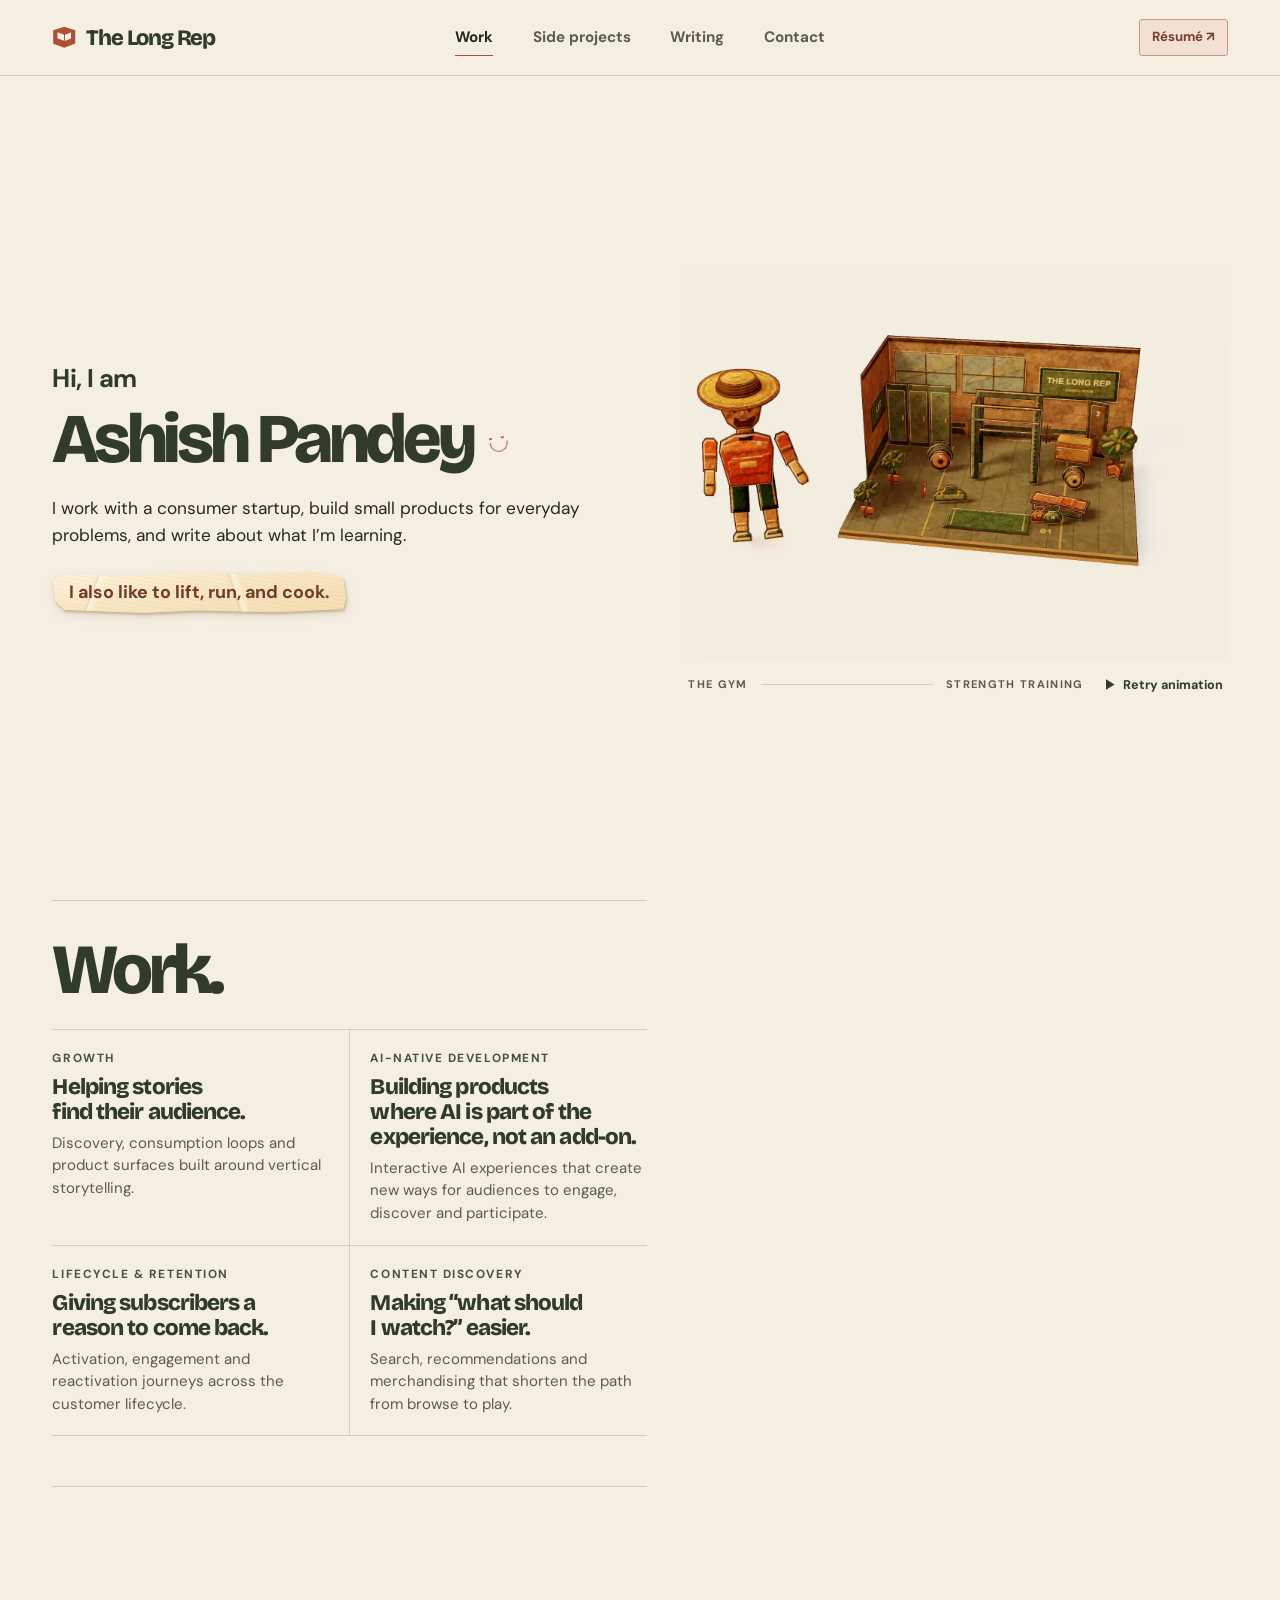
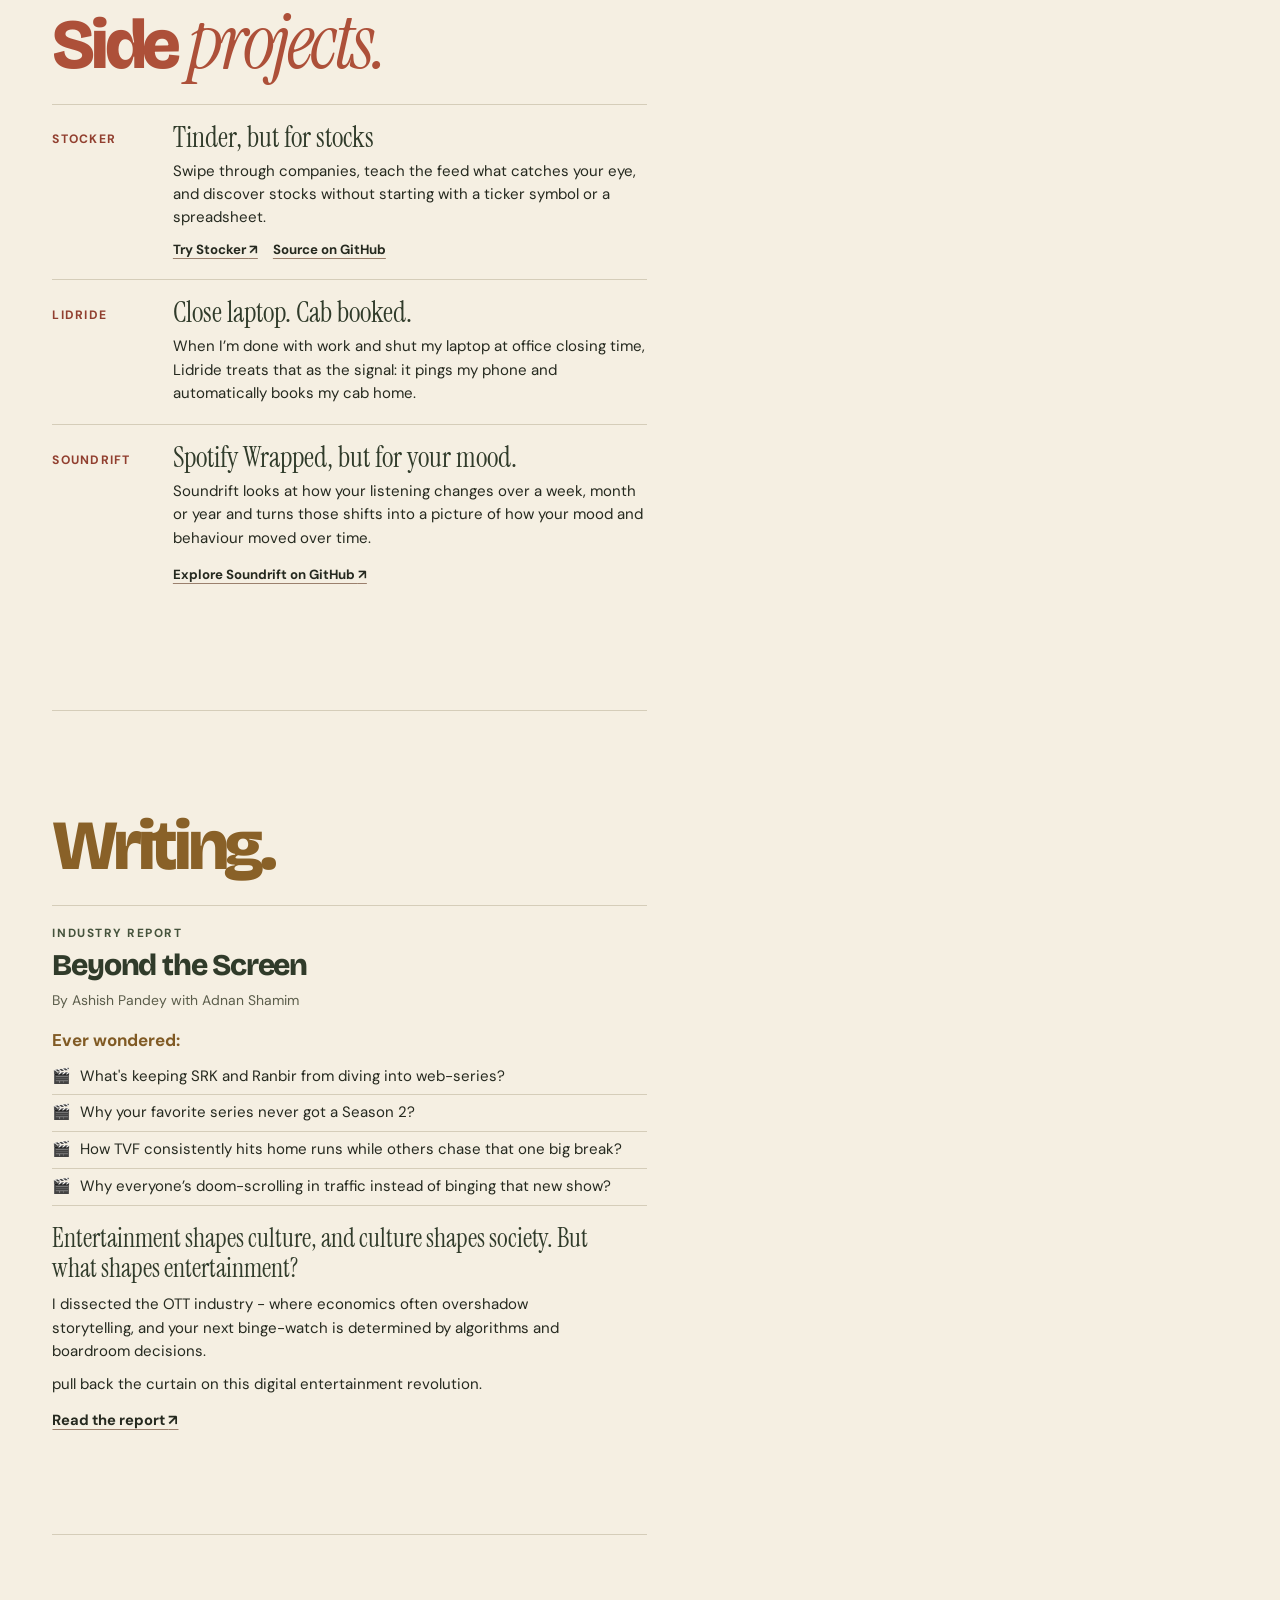
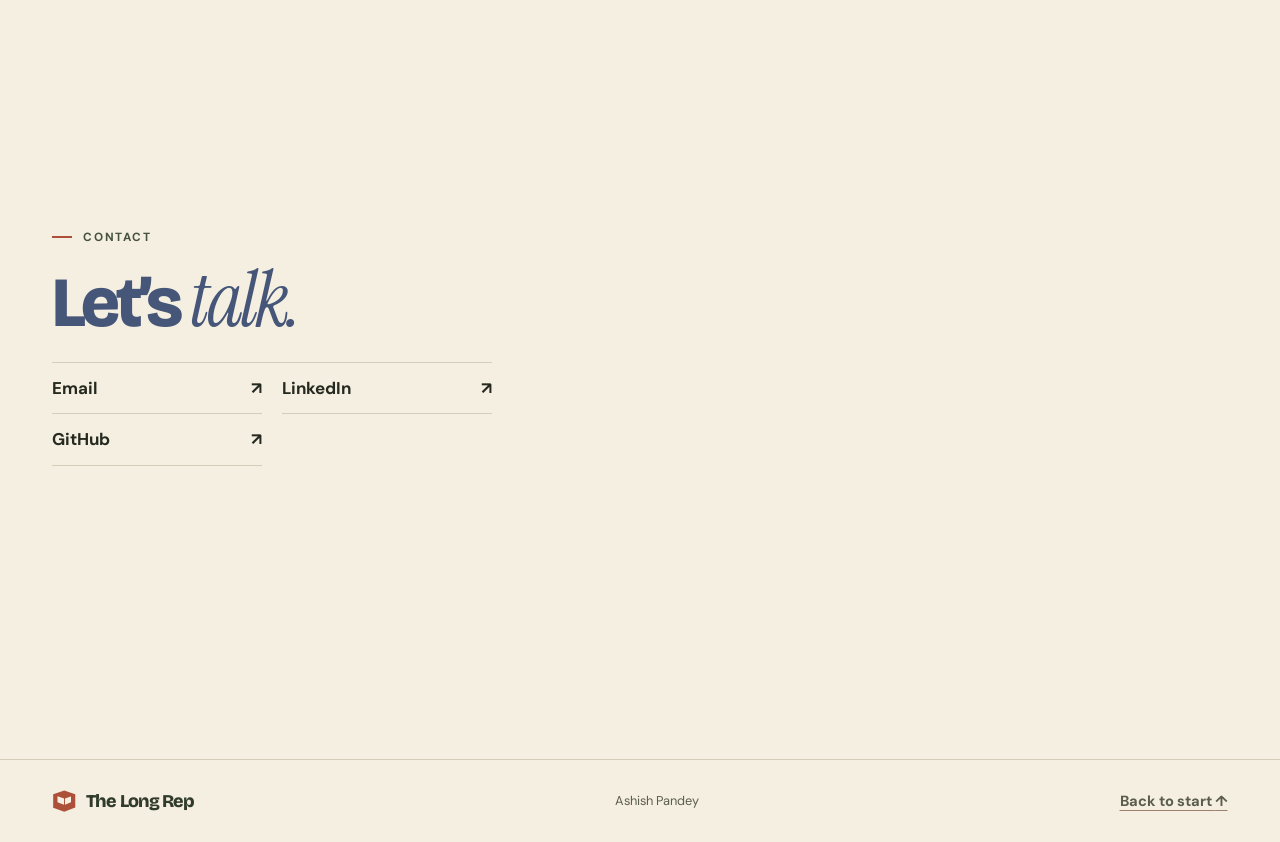
<file: index.html>
<!doctype html>
<html lang="en">
<head>
  <meta charset="utf-8">
  <meta name="viewport" content="width=device-width, initial-scale=1">
  <meta name="robots" content="noindex, nofollow">
  <meta name="description" content="Ashish Pandey’s personal site. Explore his product work, side projects, writing, and ways to get in touch.">
  <meta name="theme-color" content="#f5efe2">
  <title>The Long Rep · Ashish Pandey</title>
  <link rel="icon" href="data:,">
  <link rel="preload" href="/stills/opener.webp" as="image">
  <link rel="stylesheet" href="/style.css">
  <script src="/story.js" type="module"></script>
</head>
<body class="portfolio">
  <a class="skip" href="#start">Skip to content</a>
  <header class="masthead portfolio-header">
    <a class="wordmark" href="#start" aria-label="The Long Rep, start"><i class="mark" aria-hidden="true"></i><span>The Long Rep</span></a>
    <nav class="main-nav" aria-label="Portfolio">
      <a href="#work" data-nav="work">Work</a>
      <a href="#projects" data-nav="projects">Side projects</a>
      <a href="#writing" data-nav="writing">Writing</a>
      <a href="#contact" data-nav="contact">Contact</a>
    </nav>
    <a class="resume" href="https://drive.google.com/file/d/1PZpfttlCjkLuF0fr5GtljJQ8x8BJUtX9/view?usp=sharing" target="_blank" rel="noopener">Résumé <span aria-hidden="true">↗</span></a>
  </header>
  <main class="story" id="story">
    <aside class="stage" aria-label="Workout animation">
      <div class="stage-mat" data-world="arrival" aria-hidden="true">
        <div class="scene-window">
          <div class="scene-video-layer">
            <img class="stage-poster" src="/stills/opener.webp" width="900" height="650" alt="" fetchpriority="high">
          </div>
        </div>
        <span class="speech" hidden><span></span></span>
      </div>
      <div class="stage-controls">
        <div class="stage-caption" aria-hidden="true"><span class="chapter-place">The gym</span><span class="caption-line"></span><span class="chapter-action">The workout begins</span></div>
        <button class="watch-intro" type="button"><i class="play-icon" aria-hidden="true"></i><span>Watch the workout</span></button>
      </div>
    </aside>
    <div class="chapters">
      <section class="chapter opening" id="start" data-group="work" tabindex="-1" aria-labelledby="name">
        <div class="writeup">
          <div class="intro">
            <h1 id="name"><span class="intro-greeting">Hi, I am</span> <span class="intro-name">Ashish Pandey <span class="intro-smile">:)</span></span></h1>
            <p class="lead">I work with a consumer startup, build small products for everyday problems, and write about what I’m learning.</p>
            <p class="fitness-line"><span>I also like to lift, run, and cook.</span></p>
            <p class="sr-only">Have a look, I will get a workout in.</p>
          </div>
          <div class="work" id="work" tabindex="-1">
            <div class="chapter-heading"><h2 id="work-title">Work.</h2></div>
            <div class="work-areas">
              <article class="entry" aria-labelledby="growth-title">
                <p class="kicker">Growth</p>
                <h3 id="growth-title">Helping stories find their audience.</h3>
                <p>Discovery, consumption loops and product surfaces built around vertical storytelling.</p>
              </article>
              <article class="entry" id="ai-companions" tabindex="-1" aria-labelledby="ai-native-title">
                <p class="kicker">AI-native development</p>
                <h3 id="ai-native-title">Building products where AI is part of the experience, not an add-on.</h3>
                <p>Interactive AI experiences that create new ways for audiences to engage, discover and participate.</p>
              </article>
              <article class="entry" aria-labelledby="retention-title">
                <p class="kicker">Lifecycle &amp; retention</p>
                <h3 id="retention-title">Giving subscribers a reason to come back.</h3>
                <p>Activation, engagement and reactivation journeys across the customer lifecycle.</p>
              </article>
              <article class="entry" aria-labelledby="discovery-title">
                <p class="kicker">Content discovery</p>
                <h3 id="discovery-title">Making “what should I watch?” easier.</h3>
                <p>Search, recommendations and merchandising that shorten the path from browse to play.</p>
              </article>
            </div>
          </div>
        </div>
      </section>
      <section class="chapter projects" id="projects" data-group="projects" tabindex="-1" aria-labelledby="projects-title">
        <div class="writeup">
          <div class="chapter-heading"><h2 id="projects-title">Side <em>projects.</em></h2></div>
          <div class="entries">
            <article class="entry" aria-labelledby="stocker-title">
              <h3 id="stocker-title">STOCKER</h3>
              <div class="project-copy">
                <p class="project-tagline">Tinder, but for stocks</p>
                <p>Swipe through companies, teach the feed what catches your eye, and discover stocks without starting with a ticker symbol or a spreadsheet.</p>
                <div class="actions"><a class="text-link" href="https://stocker.buzz/" target="_blank" rel="noopener">Try Stocker <span aria-hidden="true">↗</span></a><a class="text-link" href="https://github.com/ASHISH-KUMAR-PANDEY/stocker" target="_blank" rel="noopener">Source on GitHub</a></div>
              </div>
            </article>
            <article class="entry" id="lidride" tabindex="-1" aria-labelledby="lidride-title">
              <h3 id="lidride-title">LIDRIDE</h3>
              <div class="project-copy">
                <p class="project-tagline">Close laptop. Cab booked.</p>
                <p>When I’m done with work and shut my laptop at office closing time, Lidride treats that as the signal: it pings my phone and automatically books my cab home.</p>
              </div>
            </article>
            <article class="entry" id="soundrift" tabindex="-1" aria-labelledby="soundrift-title">
              <h3 id="soundrift-title">SOUNDRIFT</h3>
              <div class="project-copy">
                <p class="project-tagline">Spotify Wrapped, but for your mood.</p>
                <p>Soundrift looks at how your listening changes over a week, month or year and turns those shifts into a picture of how your mood and behaviour moved over time.</p>
                <a class="text-link" href="https://github.com/ASHISH-KUMAR-PANDEY/soundrift" target="_blank" rel="noopener">Explore Soundrift on GitHub <span aria-hidden="true">↗</span></a>
              </div>
            </article>
          </div>
        </div>
        <p class="sr-only">time for some VO2maxxing</p>
      </section>
      <section class="chapter writing" id="writing" data-group="writing" tabindex="-1" aria-labelledby="writing-title">
        <div class="writeup">
          <div class="chapter-heading"><h2 id="writing-title">Writing.</h2></div>
          <article class="entry" aria-labelledby="report-title">
            <p class="kicker">Industry report</p>
            <h3 id="report-title">Beyond the Screen</h3>
            <p class="byline">By Ashish Pandey with Adnan Shamim</p>
            <p class="report-prompt" id="report-prompt">Ever wondered:</p>
            <ul class="report-questions" role="list" aria-labelledby="report-prompt">
              <li><span aria-hidden="true">🎬</span> <span>What's keeping SRK and Ranbir from diving into web-series?</span></li>
              <li><span aria-hidden="true">🎬</span> <span>Why your favorite series never got a Season 2?</span></li>
              <li><span aria-hidden="true">🎬</span> <span>How TVF consistently hits home runs while others chase that one big break?</span></li>
              <li><span aria-hidden="true">🎬</span> <span>Why everyone’s doom-scrolling in traffic instead of binging that new show?</span></li>
            </ul>
            <div class="report-copy">
              <p class="report-lead">Entertainment shapes culture, and culture shapes society. But what shapes entertainment?</p>
              <p>I dissected the OTT industry - where economics often overshadow storytelling, and your next binge-watch is determined by algorithms and boardroom decisions.</p>
              <p>pull back the curtain on this digital entertainment revolution.</p>
            </div>
            <a class="text-link" href="https://ott-report.super.site/" target="_blank" rel="noopener">Read the report <span aria-hidden="true">↗</span></a>
          </article>
        </div>
        <p class="sr-only">time to get that protein in</p>
      </section>
      <section class="chapter contact" id="contact" data-group="contact" tabindex="-1" aria-labelledby="contact-title">
        <div class="writeup">
          <div class="chapter-heading">
            <p class="kicker"><span class="kicker-rule" aria-hidden="true"></span> Contact</p>
            <h2 id="contact-title">Let’s <em>talk.</em></h2>
          </div>
          <div class="contact-links">
            <a href="mailto:ashishkumarpandey2000@gmail.com">Email <span aria-hidden="true">↗</span></a>
            <a href="https://www.linkedin.com/in/ashish-pandey-15042000/" target="_blank" rel="noopener">LinkedIn <span aria-hidden="true">↗</span></a>
            <a href="https://github.com/ASHISH-KUMAR-PANDEY" target="_blank" rel="noopener">GitHub <span aria-hidden="true">↗</span></a>
          </div>
        </div>
        <p class="sr-only">tough one. lets workout together</p>
      </section>
    </div>
  </main>
  <footer class="foot">
    <a class="wordmark" href="#start"><i class="mark" aria-hidden="true"></i><span>The Long Rep</span></a>
    <span>Ashish Pandey</span>
    <a class="text-link" href="#start">Back to start <span aria-hidden="true">↑</span></a>
  </footer>
</body>
</html>
</file>
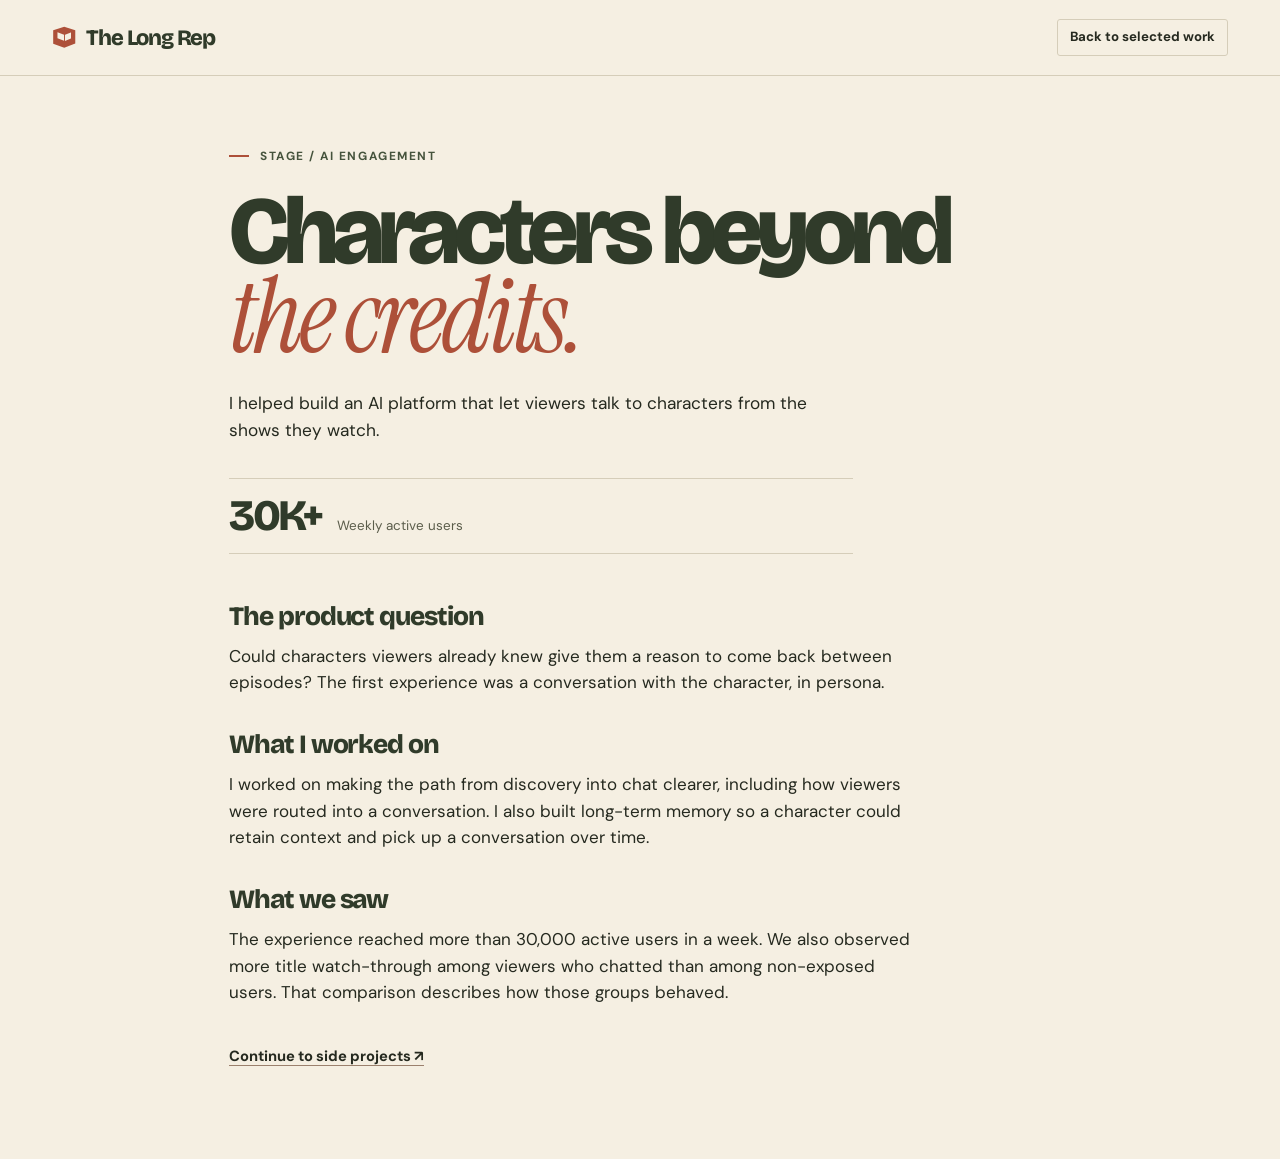
<file: work/ai-companions/index.html>
<!doctype html>
<html lang="en">
<head>
  <meta charset="utf-8">
  <meta name="viewport" content="width=device-width, initial-scale=1">
  <meta name="robots" content="noindex, nofollow">
  <meta name="description" content="Ashish Pandey’s case study on building AI character companions for a streaming audience.">
  <title>AI Character Companions · The Long Rep</title>
  <link rel="icon" href="data:,">
  <link rel="stylesheet" href="/style.css">
</head>
<body class="case-page">
  <header class="masthead">
    <a class="wordmark" href="/"><i class="mark" aria-hidden="true"></i>The Long Rep</a>
    <a class="resume" href="/#ai-companions">Back to selected work</a>
  </header>
  <main class="case-content">
    <p class="kicker"><span class="kicker-rule" aria-hidden="true"></span> STAGE / AI engagement</p>
    <h1>Characters beyond <em>the credits.</em></h1>
    <p class="lead">I helped build an AI platform that let viewers talk to characters from the shows they watch.</p>
    <div class="result"><strong>30K+</strong><span>Weekly active users</span></div>
    <div class="case-body">
      <h2>The product question</h2>
      <p>Could characters viewers already knew give them a reason to come back between episodes? The first experience was a conversation with the character, in persona.</p>
      <h2>What I worked on</h2>
      <p>I worked on making the path from discovery into chat clearer, including how viewers were routed into a conversation. I also built long-term memory so a character could retain context and pick up a conversation over time.</p>
      <h2>What we saw</h2>
      <p>The experience reached more than 30,000 active users in a week. We also observed more title watch-through among viewers who chatted than among non-exposed users. That comparison describes how those groups behaved.</p>
    </div>
    <a class="text-link" href="/#projects">Continue to side projects <span aria-hidden="true">↗</span></a>
  </main>
</body>
</html>
</file>
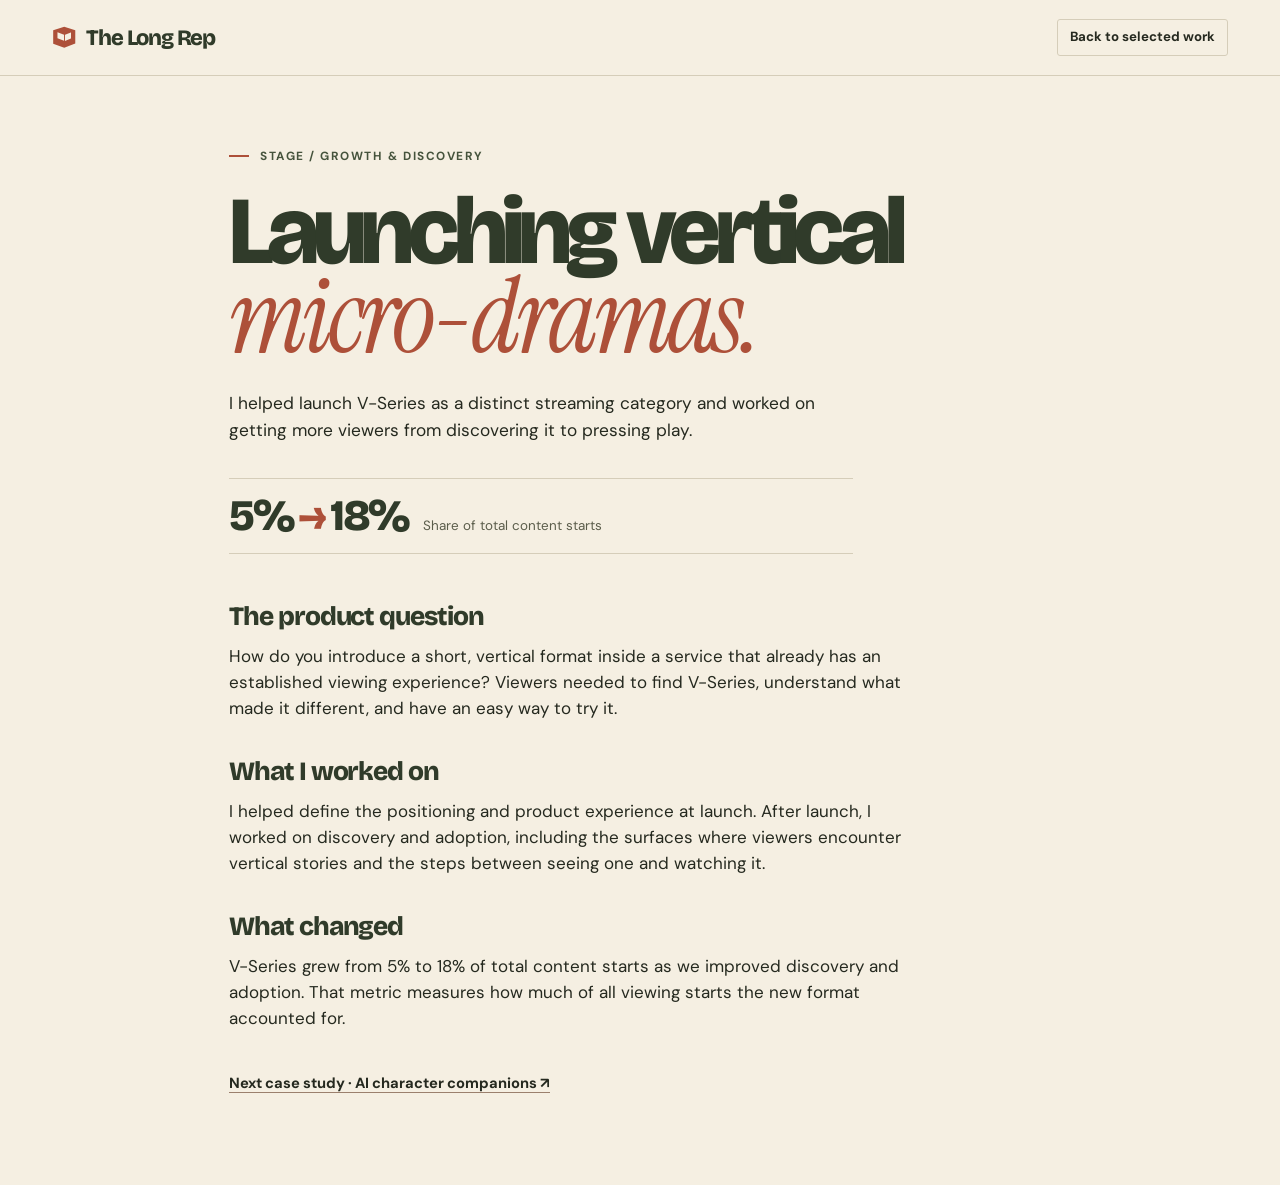
<file: work/vertical-series/index.html>
<!doctype html>
<html lang="en">
<head>
  <meta charset="utf-8">
  <meta name="viewport" content="width=device-width, initial-scale=1">
  <meta name="robots" content="noindex, nofollow">
  <meta name="description" content="Ashish Pandey’s V-Series case study on launching vertical micro-dramas as a streaming category.">
  <title>V-Series · The Long Rep</title>
  <link rel="icon" href="data:,">
  <link rel="stylesheet" href="/style.css">
</head>
<body class="case-page">
  <header class="masthead">
    <a class="wordmark" href="/"><i class="mark" aria-hidden="true"></i>The Long Rep</a>
    <a class="resume" href="/#work">Back to selected work</a>
  </header>
  <main class="case-content">
    <p class="kicker"><span class="kicker-rule" aria-hidden="true"></span> STAGE / Growth &amp; discovery</p>
    <h1>Launching vertical <em>micro-dramas.</em></h1>
    <p class="lead">I helped launch V-Series as a distinct streaming category and worked on getting more viewers from discovering it to pressing play.</p>
    <div class="result"><strong>5% <span aria-hidden="true">→</span><span class="sr-only"> to </span> 18%</strong><span>Share of total content starts</span></div>
    <div class="case-body">
      <h2>The product question</h2>
      <p>How do you introduce a short, vertical format inside a service that already has an established viewing experience? Viewers needed to find V-Series, understand what made it different, and have an easy way to try it.</p>
      <h2>What I worked on</h2>
      <p>I helped define the positioning and product experience at launch. After launch, I worked on discovery and adoption, including the surfaces where viewers encounter vertical stories and the steps between seeing one and watching it.</p>
      <h2>What changed</h2>
      <p>V-Series grew from 5% to 18% of total content starts as we improved discovery and adoption. That metric measures how much of all viewing starts the new format accounted for.</p>
    </div>
    <a class="text-link" href="/work/ai-companions/">Next case study · AI character companions <span aria-hidden="true">↗</span></a>
  </main>
</body>
</html>
</file>
<file: style.css>
@import url('https://fonts.googleapis.com/css2?family=Bricolage+Grotesque:opsz,wght@12..96,500..800&family=DM+Sans:wght@400;500;600;700&family=Instrument+Serif:ital@0;1&display=swap');

:root {
  color-scheme: light;
  --paper: #f5efe2;
  --ink: #25291f;
  --muted: #5b5d4b;
  --rule: #d5cdb9;
  --forest: #303b2a;
  --olive: #45533c;
  --clay: #ad5039;
  --body: "DM Sans", Arial, sans-serif;
  --display: "Bricolage Grotesque", Arial, sans-serif;
  --script: "Instrument Serif", Georgia, serif;
  --header: 76px;
}

* { box-sizing: border-box; }

html { scroll-padding-top: var(--header); }

body {
  margin: 0;
  color: var(--ink);
  background: var(--paper);
  font: 400 17px/1.55 var(--body);
  -webkit-font-smoothing: antialiased;
}

button, summary { font: inherit; }
button, summary, a { -webkit-tap-highlight-color: transparent; }
a { color: inherit; }
:focus-visible { outline: 2px solid var(--clay); outline-offset: 5px; }
[hidden] { display: none !important; }

.sr-only, .skip:not(:focus) {
  position: absolute;
  width: 1px;
  height: 1px;
  padding: 0;
  margin: -1px;
  overflow: hidden;
  clip-path: inset(50%);
  white-space: nowrap;
}

.skip:focus {
  background: var(--forest);
  color: white;
  position: fixed;
  z-index: 12;
  top: 12px;
  left: 12px;
  padding: 10px 16px;
}

.masthead, .foot {
  display: flex;
  align-items: center;
  justify-content: space-between;
  gap: 24px;
  padding-inline: max(4.1vw, 24px);
}

.masthead {
  height: var(--header);
  position: sticky;
  z-index: 8;
  top: 0;
  border-bottom: 1px solid var(--rule);
  background: #f5efe2fa;
}

.portfolio-header { display: grid; grid-template-columns: minmax(0, 1fr) auto minmax(0, 1fr); }
.portfolio-header .wordmark { justify-self: start; }

.wordmark {
  display: inline-flex;
  align-items: center;
  gap: 10px;
  color: var(--forest);
  font: 800 22px/1 var(--display);
  letter-spacing: -.055em;
  text-decoration: none;
  white-space: nowrap;
}

.mark {
  width: 24px;
  height: 24px;
  position: relative;
  display: inline-block;
  background: var(--clay);
  clip-path: polygon(3% 20%, 49% 5%, 95% 20%, 95% 75%, 49% 93%, 3% 76%);
}
.mark::after {
  content: "";
  position: absolute;
  inset: 5px 5px 7px;
  background: var(--paper);
  clip-path: polygon(0 15%, 47% 35%, 47% 86%, 0 65%, 0 15%, 54% 35%, 100% 15%, 100% 64%, 54% 87%, 54% 35%);
}

.main-nav { display: flex; gap: clamp(20px, 3.1vw, 54px); align-items: center; }
.main-nav a, .resume {
  font-size: .83rem;
  font-weight: 700;
  text-decoration: none;
}
.main-nav a { color: var(--muted); position: relative; font-size: .95rem; }
.main-nav a:hover, .main-nav a[aria-current] { color: var(--ink); }
.main-nav a[aria-current]::after {
  content: "";
  position: absolute;
  left: 0;
  right: 0;
  bottom: -7px;
  height: 1px;
  background: var(--clay);
}
.resume { padding: 7px 12px; border: 1px solid var(--rule); border-radius: 3px; }
.portfolio-header .resume { justify-self: end; white-space: nowrap; color: #773e2d; background: #f2e0d3; border-color: #ca967e; }
.portfolio-header .resume:hover { background: #edcfbb; }

.story {
  position: relative;
  display: grid;
  grid-template-columns: minmax(0, 1.1fr) minmax(0, 1fr);
  gap: clamp(28px, 3.2vw, 48px);
  padding-inline: max(4.1vw, 24px);
  max-width: 1480px;
  margin-inline: auto;
}

.chapter {
  min-height: calc(100svh - var(--header));
  display: flex;
  align-items: center;
  border-bottom: 1px solid var(--rule);
  padding-block: 50px;
}

.chapter:last-child { border-bottom: 0; }
.chapter:focus, .entry:focus, .work:focus { outline: none; }
.chapters { grid-area: 1 / 1; }
.writeup { width: 100%; max-width: 38rem; }
.chapter.opening { padding-top: 0; }
.opening .intro {
  display: flex;
  flex-direction: column;
  justify-content: center;
  min-height: calc(100dvh - var(--header));
  padding-block: 40px;
}
.opening .work { padding-top: 36px; border-top: 1px solid var(--rule); }

.kicker {
  display: flex;
  align-items: center;
  gap: 11px;
  margin: 0 0 24px;
  font-size: .74rem;
  font-weight: 700;
  line-height: 1.35;
  letter-spacing: .13em;
  text-transform: uppercase;
  color: var(--olive);
}

.kicker-rule { height: 2px; width: 20px; flex-shrink: 0; background: var(--clay); }

h1, h2 {
  color: var(--forest);
  font: 800 clamp(3.2rem, 5.85vw, 7.2rem)/.92 var(--display);
  letter-spacing: -.062em;
  margin: 0 0 24px;
}
h2 { font-size: clamp(3.1rem, 5.5vw, 6.4rem); line-height: .96; }
.intro-greeting { display: block; margin-bottom: 12px; font: 700 clamp(1.2rem, 2vw, 1.65rem)/1.25 var(--body); letter-spacing: -.025em; }
.intro h1 { font-size: clamp(2.65rem, 5.45vw, 6.5rem); }
.intro-name { white-space: nowrap; }
.intro-smile {
  position: relative;
  display: inline-block;
  width: 1em;
  height: 1em;
  color: transparent;
  font: 400 .43em/1 var(--body);
  vertical-align: .24em;
  transform: rotate(-9deg);
}
.intro-smile::before, .intro-smile::after {
  content: "";
  position: absolute;
  color: var(--clay);
}
.intro-smile::before {
  top: .22em;
  left: .24em;
  width: .09em;
  height: .09em;
  border-radius: 50%;
  background: currentColor;
  box-shadow: .4em 0 currentColor;
}
.intro-smile::after {
  top: .4em;
  left: .22em;
  width: .54em;
  height: .29em;
  border: solid currentColor;
  border-width: 0 max(1px, .055em) max(1px, .055em);
  border-radius: 0 0 .45em .45em;
}
h1 em, h2 em {
  color: var(--clay);
  font: italic 400 1.09em/.77 var(--script);
  letter-spacing: -.045em;
}
h2 em { display: inline-block; line-height: .82; }
.chapter h2 em { color: inherit; }
.projects h2 { color: var(--clay); }
.writing h2 { color: #896128; }
.contact h2 { color: #465678; }
.lead { max-width: 34rem; margin: 0 0 23px; font-size: clamp(1rem, 1.35vw, 1.24rem); line-height: 1.56; }
.fitness-line, .fitness-flight, .speech { font: 700 clamp(.83rem, 1.4vw, 1.14rem)/1.28 var(--body); }
.fitness-line, .fitness-flight, .speech.is-intro-paper {
  --paper-cut: polygon(
    calc(12% * var(--left-fold, 0)) calc(17% + 19% * var(--left-fold, 0)),
    6% calc(5% + 15% * var(--left-fold, 0)),
    26% calc(9% - 8% * var(--crumple, 0)),
    calc(43% - 4% * var(--top-fold, 0)) calc(1% + 24% * var(--top-fold, 0)),
    67% calc(5% + 11% * var(--crumple, 0)),
    90% calc(1% + 17% * var(--right-fold, 0)),
    calc(99% - 9% * var(--right-fold, 0)) 14%,
    100% calc(66% - 12% * var(--right-fold, 0)),
    calc(99% - 15% * var(--crumple, 0)) 91%,
    calc(76% - 9% * var(--bottom-fold, 0)) calc(98% - 23% * var(--bottom-fold, 0)),
    49% calc(94% - 14% * var(--crumple, 0)),
    31% 100%,
    4% 93%,
    1% 71%
  );
  display: grid;
  place-items: center;
  isolation: isolate;
  padding: .5em .94em;
  color: #713c2c;
  filter: drop-shadow(1px 2px 1px #8a60385c) drop-shadow(0 3px 5px #61472424);
}
.fitness-line::before, .fitness-flight::before, .speech.is-intro-paper::before {
  content: "";
  position: absolute;
  z-index: -1;
  inset: 0;
  clip-path: var(--paper-cut);
  background:
    linear-gradient(111deg, transparent 15%, #98643126 15.5%, #fff8e8aa 16%, transparent 19%),
    linear-gradient(72deg, transparent 61%, #8a532518 61.5%, #fff6e3b8 62.5%, transparent 65%),
    repeating-linear-gradient(8deg, #a9752b0c 0 1px, transparent 1px 4px),
    linear-gradient(170deg, #fff2d9 1%, #f7e6c3 46%, #f4deb2 94%, #c59a69 100%);
}
.fitness-line { position: relative; align-self: flex-start; margin: 0; transition: opacity 180ms ease-out; }
.fitness-line.is-with-character { opacity: 0; transition: none; }
.fitness-flight {
  position: fixed;
  inset: 0 auto auto 0;
  z-index: 7;
  margin: 0;
  pointer-events: none;
}
.paper-trail {
  position: fixed;
  inset: 0;
  width: 100%;
  height: 100%;
  z-index: 6;
  pointer-events: none;
}
.fitness-flight::after {
  content: "";
  position: absolute;
  z-index: -1;
  inset: 0;
  clip-path: var(--paper-cut);
  background:
    linear-gradient(148deg, transparent 24%, #79543068 25%, #fff1cd99 28%, transparent 31%),
    linear-gradient(24deg, transparent 40%, #76502f77 42%, #fff2ca9c 45%, transparent 48%),
    conic-gradient(from 73deg at 38% 44%, #ead2a4 0 38deg, #94704b 38deg 66deg, #fff1cb 66deg 99deg,
      #b49160 99deg 151deg, #d3ad76 151deg 185deg, #f7e6c1 185deg 228deg, #a37b50 228deg 266deg, #fff0d0 266deg 311deg, #c5a272 311deg 360deg);
  opacity: var(--crumple, 0);
}
.fitness-flight > span { opacity: clamp(0, calc(1 - 2.5 * var(--crumple, 0)), 1); }
.paper-fold {
  position: absolute;
  top: 0;
  bottom: 0;
  width: 37%;
  background: linear-gradient(110deg, #b99567, #ead4ac 44%, #f9e9c8 89%, #a98358);
  clip-path: polygon(0 17%, 94% 1%, 100% 84%, 76% 100%, 10% 89%);
}
.paper-fold-left {
  left: 0;
  opacity: clamp(0, calc(2.4 * var(--left-fold) * (1 - var(--crumple))), 1);
  transform-origin: right center;
  transform: perspective(210px) rotateY(calc(-142deg * var(--left-fold))) rotateZ(calc(12deg * var(--left-fold)));
}
.paper-fold-right {
  right: 0;
  opacity: clamp(0, calc(2.4 * var(--right-fold) * (1 - var(--crumple))), 1);
  transform-origin: left center;
  transform: perspective(210px) rotateY(calc(136deg * var(--right-fold))) rotateZ(calc(-15deg * var(--right-fold)));
}
.paper-fold-top, .paper-fold-bottom {
  left: 28%;
  width: 46%;
  height: 63%;
  background: linear-gradient(135deg, #a87e52, #e9cb96 36%, #fff1d2 58%, #be9564);
}
.paper-fold-top {
  bottom: auto;
  clip-path: polygon(8% 6%, 66% 0, 100% 78%, 38% 100%, 0 75%);
  transform-origin: 46% 87%;
  transform: perspective(135px) rotateX(calc(144deg * var(--top-fold))) rotateZ(calc(22deg * var(--top-fold)));
  opacity: calc(var(--top-fold) * (.84 - .14 * var(--crumple)));
}
.paper-fold-bottom {
  top: auto;
  left: 37%;
  width: 38%;
  clip-path: polygon(4% 0, 98% 16%, 79% 83%, 36% 100%, 0 74%);
  transform-origin: 62% 12%;
  transform: perspective(135px) rotateX(calc(-151deg * var(--bottom-fold))) rotateZ(calc(-25deg * var(--bottom-fold)));
  opacity: calc(var(--bottom-fold) * (.82 - .1 * var(--crumple)));
}
.byline { margin: -5px 0 15px; color: var(--muted); font-size: .87rem; }
.entries { margin-top: 24px; }
.entry { padding: 19px 0; border-top: 1px solid var(--rule); }
.entry:last-child { padding-bottom: 0; }
.entry h3 { margin: 0 0 8px; color: var(--forest); font: 800 clamp(1.35rem, 2.35vw, 2.05rem)/1.1 var(--display); letter-spacing: -.04em; }
.entry p { margin: 0 0 10px; }
.work-areas { display: grid; border-bottom: 1px solid var(--rule); }
.work-areas .entry { padding: 18px 0; }
.work-areas .entry h3 { font-size: clamp(1.24rem, 1.75vw, 1.5rem); line-height: 1.12; text-wrap: balance; }
.work-areas .entry > p:last-child { margin: 0; color: var(--muted); font-size: .94rem; line-height: 1.5; }

.projects .entry { display: grid; gap: 8px; }
.projects .entry h3 {
  margin: 0;
  color: #913f2f;
  font: 700 .76rem/1.3 var(--body);
  letter-spacing: .1em;
}
.project-copy > p { max-width: 54ch; font-size: .94rem; line-height: 1.55; }
.project-copy > p:last-child { margin-bottom: 0; }
.project-copy .project-tagline {
  margin-bottom: 7px;
  color: var(--forest);
  font: 400 clamp(1.5rem, 2.15vw, 2rem)/1.05 var(--script);
}
.project-copy .text-link { font-size: .83rem; }
.entry .report-prompt { margin: 16px 0 5px; color: #805a24; font-weight: 700; }
.report-questions {
  list-style: none;
  margin: 0 0 18px;
  padding: 0;
  font-size: .94rem;
  line-height: 1.45;
}
.report-questions li {
  display: grid;
  grid-template-columns: 1.2rem minmax(0, 1fr);
  gap: 8px;
  padding: 7px 0;
  border-bottom: 1px solid var(--rule);
}
.report-copy { max-width: 56ch; font-size: .94rem; }
.entry .report-lead { color: var(--forest); font: 400 clamp(1.35rem, 2vw, 1.6rem)/1.16 var(--script); }

@media (min-width: 1061px) {
  .work-areas { grid-template-columns: repeat(2, minmax(0, 1fr)); }
  .work-areas .entry { padding: 20px 20px 20px 0; }
  .work-areas .entry:nth-child(even) { border-inline-start: 1px solid var(--rule); padding-inline: 20px 0; }
  .projects .entry { grid-template-columns: 6.4rem minmax(0, 1fr); column-gap: 18px; }
  .projects .entry h3 { padding-top: .52rem; }
}

.entry .kicker { margin-bottom: 8px; }
.entry .result { margin: 12px 0 10px; padding-block: 6px; }
.entry .result strong { font-size: clamp(1.55rem, 2.75vw, 2.75rem); }
.project-details summary { width: fit-content; cursor: pointer; }
.project-details p { margin: 8px 0 0; }

.actions { display: flex; flex-wrap: wrap; align-items: center; gap: 10px 15px; }
.button {
  min-height: 47px;
  display: inline-flex;
  align-items: center;
  justify-content: center;
  gap: 9px;
  text-decoration: none;
  border: 1px solid var(--forest);
  border-radius: 3px;
  padding: 10px 14px;
  cursor: pointer;
  color: var(--forest);
  background: var(--paper);
  font-size: .84rem;
  font-weight: 700;
  white-space: nowrap;
}
.button.primary { background: var(--forest); color: #fff8eb; }
.button.primary:hover { background: #43513b; }
.button.secondary { border-color: #bdb49d; }
.button.secondary:hover, .resume:hover { background: #ece3d1; }
.play-icon { display: block; width: 9px; height: 11px; background: currentColor; clip-path: polygon(0 0, 100% 50%, 0 100%); }
.watch-intro { display: none; }
.js .watch-intro {
  display: inline-flex;
  align-items: center;
  justify-content: center;
  gap: 8px;
  min-height: 44px;
  padding: 0 5px;
  border: 0;
  background: transparent;
  color: var(--forest);
  cursor: pointer;
  font-size: .79rem;
  font-weight: 700;
  white-space: nowrap;
}
.watch-intro:hover { color: var(--clay); }

.result {
  display: flex;
  flex-wrap: wrap;
  column-gap: 15px;
  row-gap: 2px;
  align-items: baseline;
  margin: 29px 0 20px;
  padding: 12px 0;
  border-block: 1px solid var(--rule);
  color: var(--muted);
  font-size: .84rem;
}
.result strong { color: var(--forest); font: 800 clamp(1.8rem, 3.4vw, 3.7rem)/1.15 var(--display); letter-spacing: -.055em; }
.result strong span[aria-hidden] { color: var(--clay); }
.text-link { font-size: .92rem; font-weight: 700; text-underline-offset: 4px; text-decoration-color: #9b806d; }
.text-link:hover { color: var(--clay); }
.contact-links { display: grid; grid-template-columns: 1fr 1fr; border-top: 1px solid var(--rule); gap: 0 20px; max-width: 440px; }
.contact-links a { text-decoration: none; font-weight: 700; border-bottom: 1px solid var(--rule); padding: 12px 0; display: flex; justify-content: space-between; }
.contact-links a:hover { color: var(--clay); }

.stage {
  position: sticky;
  grid-area: 1 / 2;
  top: calc(var(--header) + 28px);
  align-self: start;
  display: flex;
  flex-direction: column;
  justify-content: center;
  gap: 3px;
  height: calc(100svh - var(--header) - 56px);
  margin-top: 28px;
  width: 100%;
  max-width: 620px;
  justify-self: end;
}

.stage-mat {
  position: relative;
  width: 100%;
  overflow: hidden;
  isolation: isolate;
  background: var(--paper);
  aspect-ratio: 18 / 13;
}

.stage-poster, .scene-window, .scene-video-layer, .scene-video-layer video {
  position: absolute;
  inset: 0;
  width: 100%;
  height: 100%;
  border: 0;
  pointer-events: none;
}
.stage-poster { object-fit: contain; z-index: 2; }
.scene-handoff { z-index: 1; }
.scene-video-layer { isolation: isolate; mix-blend-mode: multiply; }
.scene-video-layer video { opacity: 0; object-fit: contain; }
.scene-video-layer video.is-ready { opacity: 1; }
.scene-video-layer:has(video.is-ready) .stage-poster { opacity: 0; transition: opacity 220ms ease-out; }
.scene-video-layer:has(.scene-handoff) .stage-poster { visibility: hidden; }
.speech {
  position: absolute;
  z-index: 4;
  top: 0;
  left: 0;
  width: max-content;
  pointer-events: none;
  max-width: min(23ch, calc(100% - 36px));
  padding: .68em .95em;
  border: 1px solid #9e7650;
  border-radius: .78em;
  background: #fbecd0;
  color: #30271d;
  box-shadow: 2px 3px 0 #8761478a, 0 5px 15px #46321c38;
}
.stage .speech.is-intro-paper {
  max-width: min(42ch, calc(100% - 14px));
  border: 0;
  border-radius: 0;
  background: transparent;
  box-shadow: none;
}
.speech.is-forming { visibility: hidden; }
.speech::after {
  content: "";
  position: absolute;
  top: calc(100% - 3px);
  left: calc(var(--tail-left, 50%) - .31em);
  width: .58em;
  height: .58em;
  background: #fbecd0;
  border-right: 1px solid #9e7650;
  border-bottom: 1px solid #9e7650;
  transform: rotate(45deg);
  transform-origin: center;
}
.speech.is-intro-paper::after {
  background: #f4deb2;
  border-color: #bd9468;
  transform: rotate(45deg) scale(var(--paper-tail, 1));
}
.stage-controls { display: flex; align-items: center; gap: 16px; }
.stage-caption { flex: 1; display: flex; align-items: center; gap: 13px; color: var(--muted); font-weight: 700; font-size: .69rem; text-transform: uppercase; letter-spacing: .12em; padding-inline: 1px; }
.caption-line { flex: 1; height: 1px; background: var(--rule); }
.foot { min-height: 83px; border-top: 1px solid var(--rule); font-size: .8rem; color: var(--muted); }
.foot .wordmark { font-size: 18px; }

@media (max-width: 1060px) {
  .story { gap: 25px; }
  .stage { top: calc(var(--header) + 20px); margin-top: 20px; height: calc(100svh - var(--header) - 40px); }
  .stage-mat[data-world="arrival"] .speech { max-width: min(39ch, calc(100% - 14px)); padding-block: .44em; }
  .button { padding-inline: 10px; }
}

@media (max-width: 760px) {
  :root { --header: 59px; --stage-height: clamp(104px, 31svh, 252px); --footer-height: 69px; }
  html:has(.portfolio) {
    --header: 87px;
    --reading-top: calc(var(--header) + var(--stage-height));
    scroll-padding-top: var(--reading-top);
  }
  .masthead, .foot { padding-inline: 19px; gap: 13px; }
  .masthead { background: var(--paper); }
  .masthead.portfolio-header { grid-template: 42px 44px / auto minmax(0, 1fr); gap: 0 14px; }
  .portfolio-header .resume { grid-area: 1 / 2; }
  .wordmark { font-size: 20px; }
  .wordmark .mark { width: 21px; height: 21px; }
  .main-nav { display: grid; grid-area: 2 / 1 / 3 / -1; grid-template-columns: repeat(4, minmax(0, 1fr)); gap: 0; margin-inline: -19px; border-top: 1px solid var(--rule); }
  .main-nav a { display: grid; min-height: 43px; align-items: center; text-align: center; white-space: nowrap; font-size: clamp(.77rem, 3.6vw, .88rem); }
  .main-nav a:focus-visible { outline-offset: -4px; }
  .main-nav a[aria-current]::after { inset: auto 10px 0; }
  .story { display: flex; flex-direction: column; gap: 0; padding-inline: 0; }
  .chapters { padding-inline: 19px; }
  .chapter { display: block; min-height: max(0px, calc(100svh - var(--reading-top))); padding-block: 0; }
  .chapter:not(.opening) { display: flex; flex-direction: column; align-items: stretch; }
  .chapter:not(.opening) > .writeup { display: flow-root; flex: 1; }
  .chapter:last-child { min-height: calc(100svh - var(--header) - var(--stage-height) - var(--footer-height)); }
  .opening .intro { min-height: 0; padding-block: 24px 22px; }
  .opening .work { display: flow-root; padding-top: 0; }
  .chapter-heading {
    position: sticky;
    z-index: 3;
    top: var(--reading-top);
    margin-inline: -19px;
    padding: 16px 19px 14px;
    background: var(--paper);
  }
  .chapter-heading h2 { margin: 0; font-size: clamp(3.08rem, 10.3vw, 3.5rem); }
  .chapter-heading .kicker { margin-bottom: 8px; }
  .work-areas, .projects .entries, .writing .entry, .contact-links { margin-bottom: 23px; }
  .projects .entries { margin-top: 6px; }
  .chapter .entry[id] { scroll-margin-top: 84px; }
  .intro h1 { font-size: clamp(2rem, 12vw, 5.2rem); }
  h2 { font-size: clamp(3.08rem, 10.3vw, 5.7rem); }
  h1, h2 { margin-bottom: 18px; }
  .kicker { margin-bottom: 17px; font-size: .65rem; }
  .lead { margin-bottom: 16px; }
  .stage {
    order: -1;
    top: var(--header);
    z-index: 4;
    max-width: none;
    height: var(--stage-height);
    margin: 0;
    padding-inline: 13px;
    border-bottom: 1px solid var(--rule);
    background: var(--paper);
  }
  .stage-mat { height: 100%; }
  .stage-controls { position: absolute; right: 19px; bottom: 0; z-index: 5; }
  .stage-caption { display: none; }
  .stage .speech { font-size: .76rem; }
  .fitness-line, .fitness-flight, .stage .speech.is-intro-paper { font-size: .9rem; }
  .foot { min-height: var(--footer-height); }
  .foot > span { display: none; }
}

.case-page { min-height: 100vh; }
.case-content { max-width: 950px; margin: auto; padding: 72px max(5vw, 22px) 90px; }
.case-content h1 { font-size: clamp(3.6rem, 7.5vw, 7.7rem); }
.case-content .lead { max-width: 38rem; }
.case-content .result { max-width: 39rem; margin: 34px 0 48px; }
.case-body { max-width: 43rem; }
.case-body h2 { font: 800 1.65rem/1.1 var(--display); letter-spacing: -.04em; margin: 35px 0 12px; }
.case-body p { margin: 0 0 15px; }
.case-content .text-link { display: inline-block; margin-top: 25px; }
@media (max-width: 550px) { .case-content { padding-top: 49px; } }

@media (max-width: 360px) {
  .masthead, .foot { gap: 8px; padding-inline: 12px; }
  .main-nav { margin-inline: -12px; }
  .masthead .wordmark { gap: 6px; font-size: 18px; }
  .masthead .resume { padding-inline: 7px; font-size: .76rem; }
}
</file>
